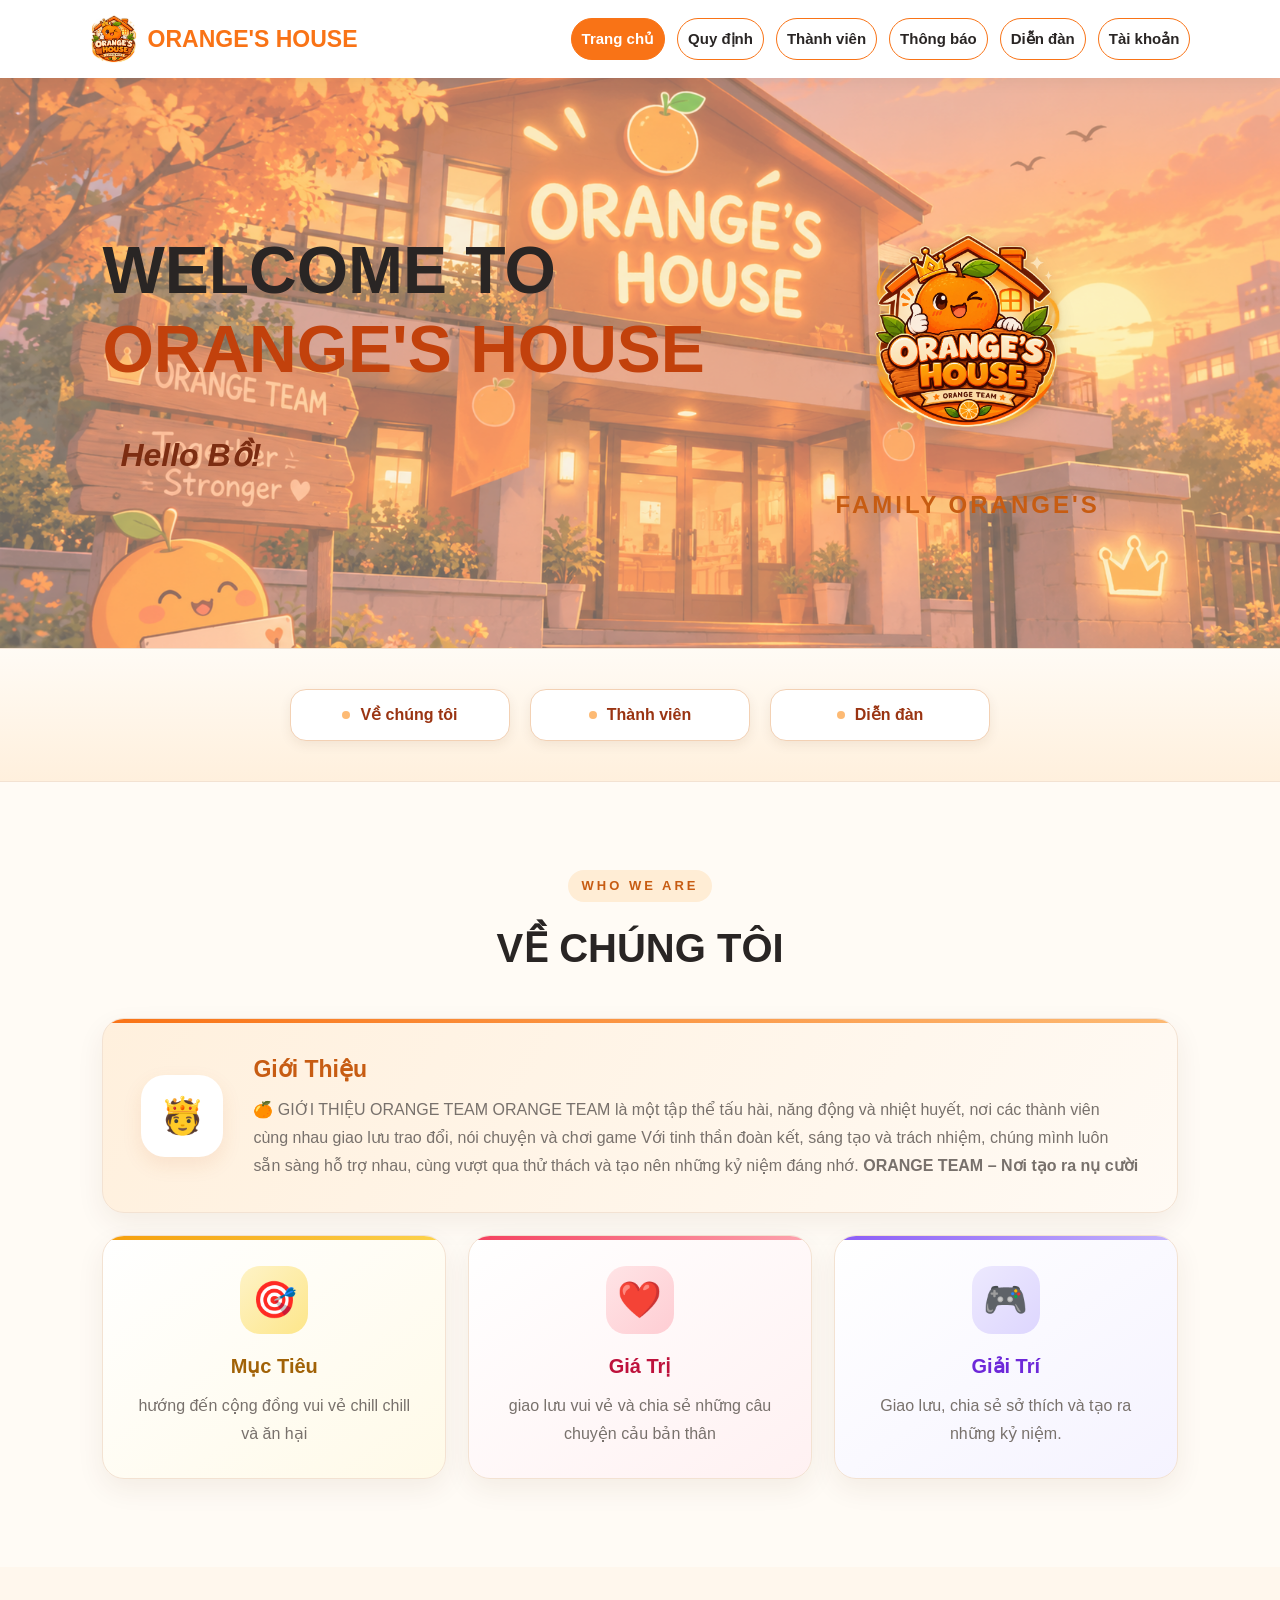
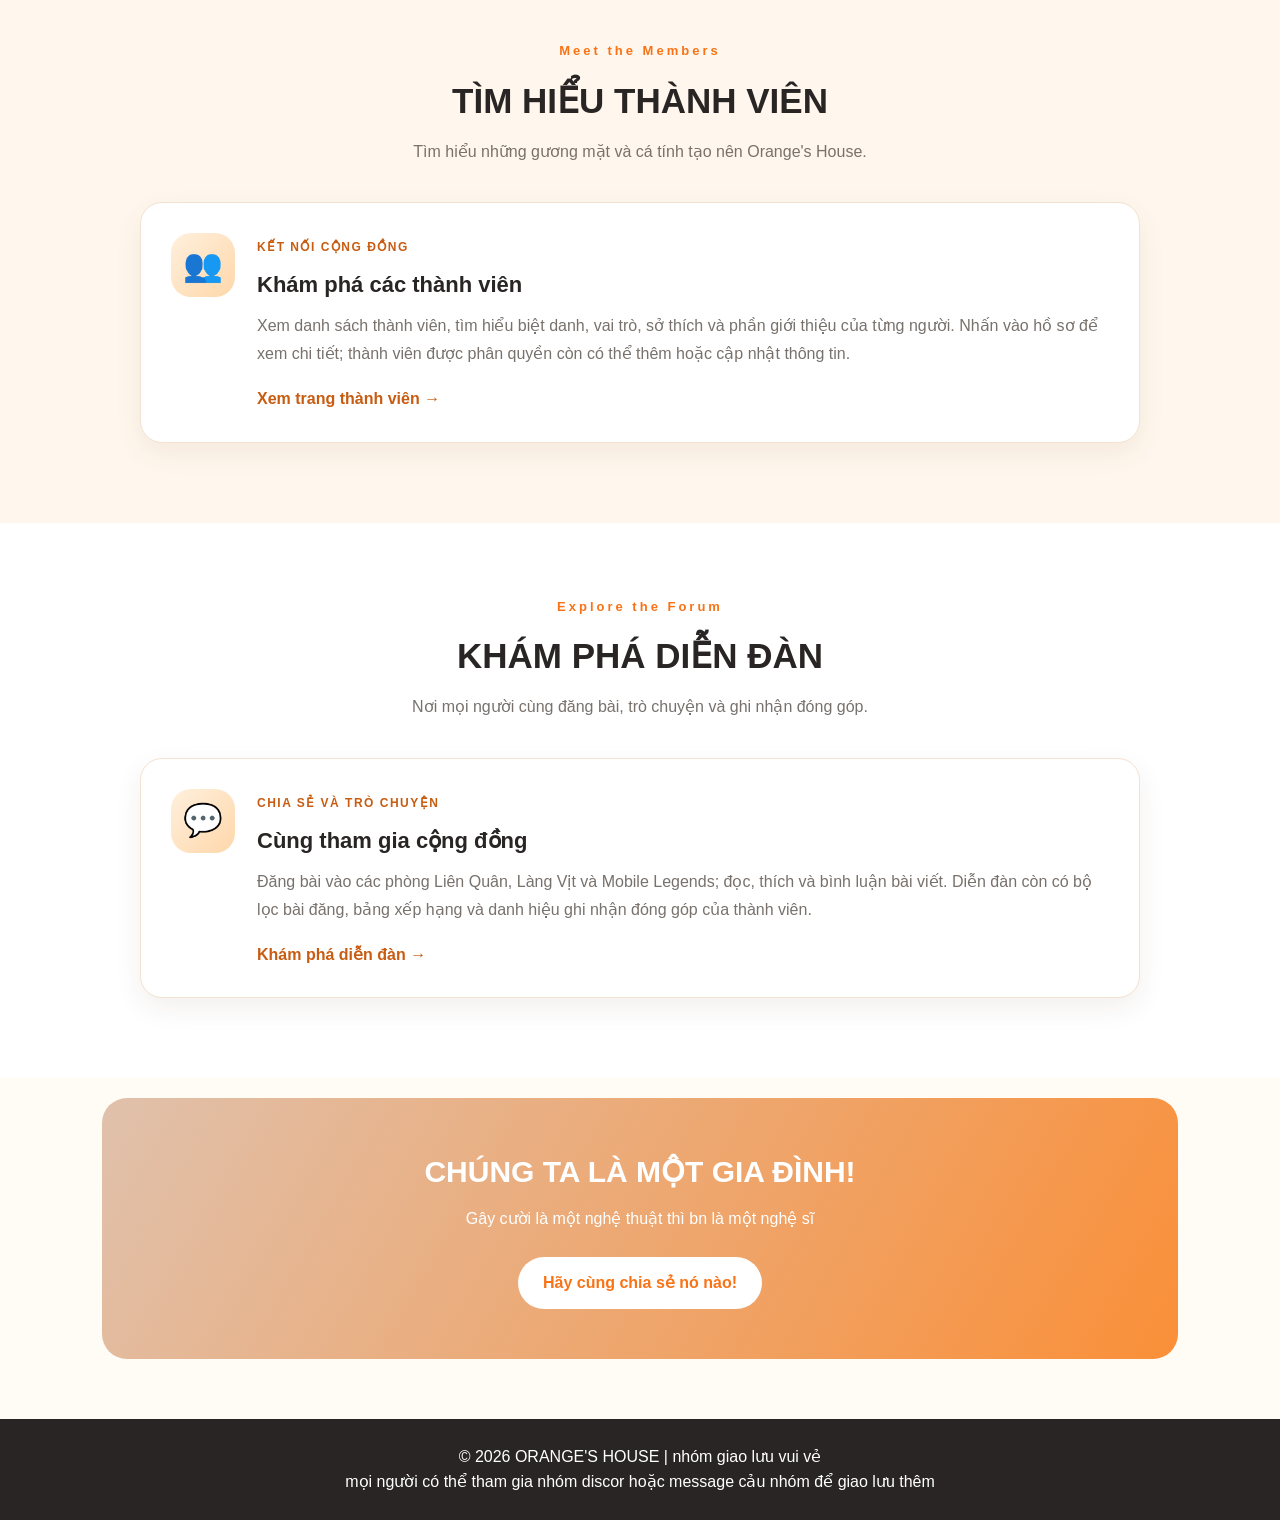
<file: dự-án-nhóm/index.html>
<!DOCTYPE html>
<html lang="vi">
<head>
    <meta charset="UTF-8">
    <meta name="viewport" content="width=device-width, initial-scale=1.0">
    <meta http-equiv="refresh" content="0; url=html/trang-chu.html">
    <title>Orange Team</title>
    <script>
        window.location.replace("html/trang-chu.html");
    </script>
</head>
<body>
    <p>Đang chuyển đến <a href="html/trang-chu.html">trang chủ Orange Team</a>...</p>
</body>
</html>
</file>
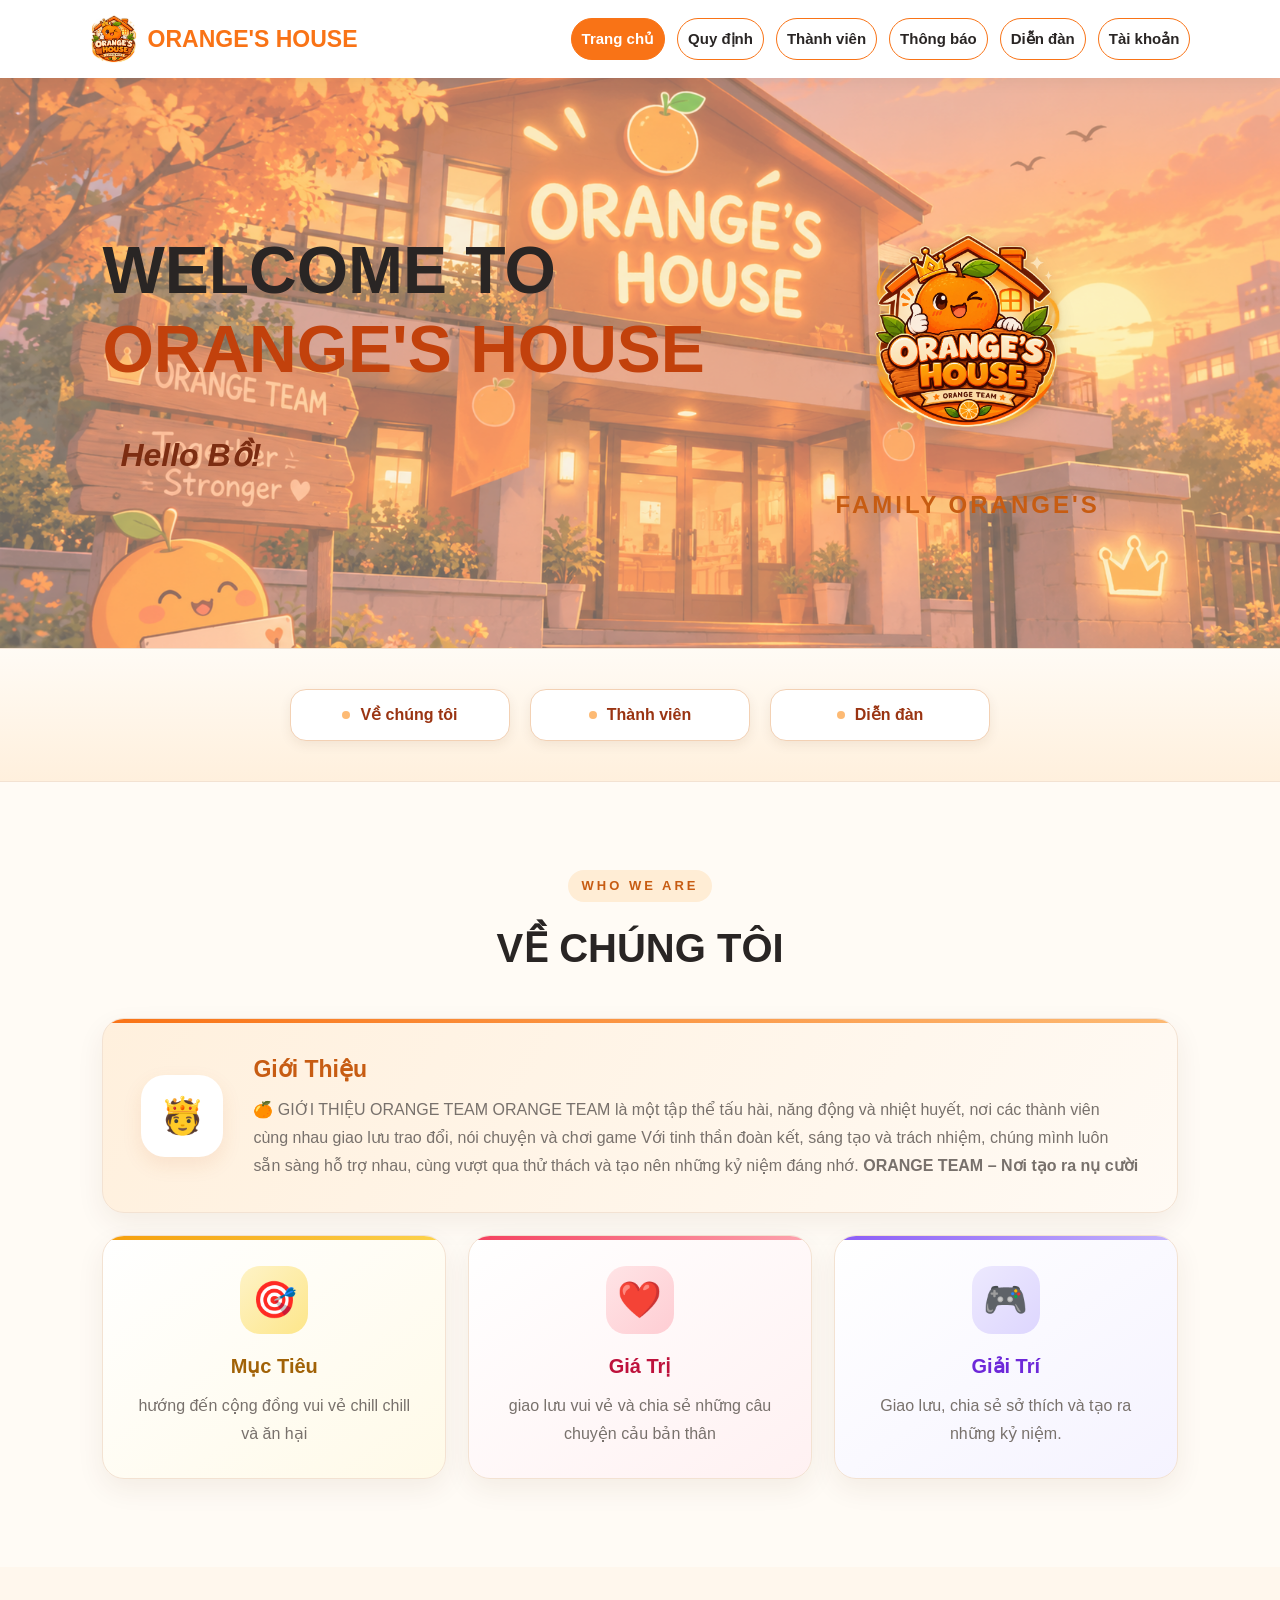
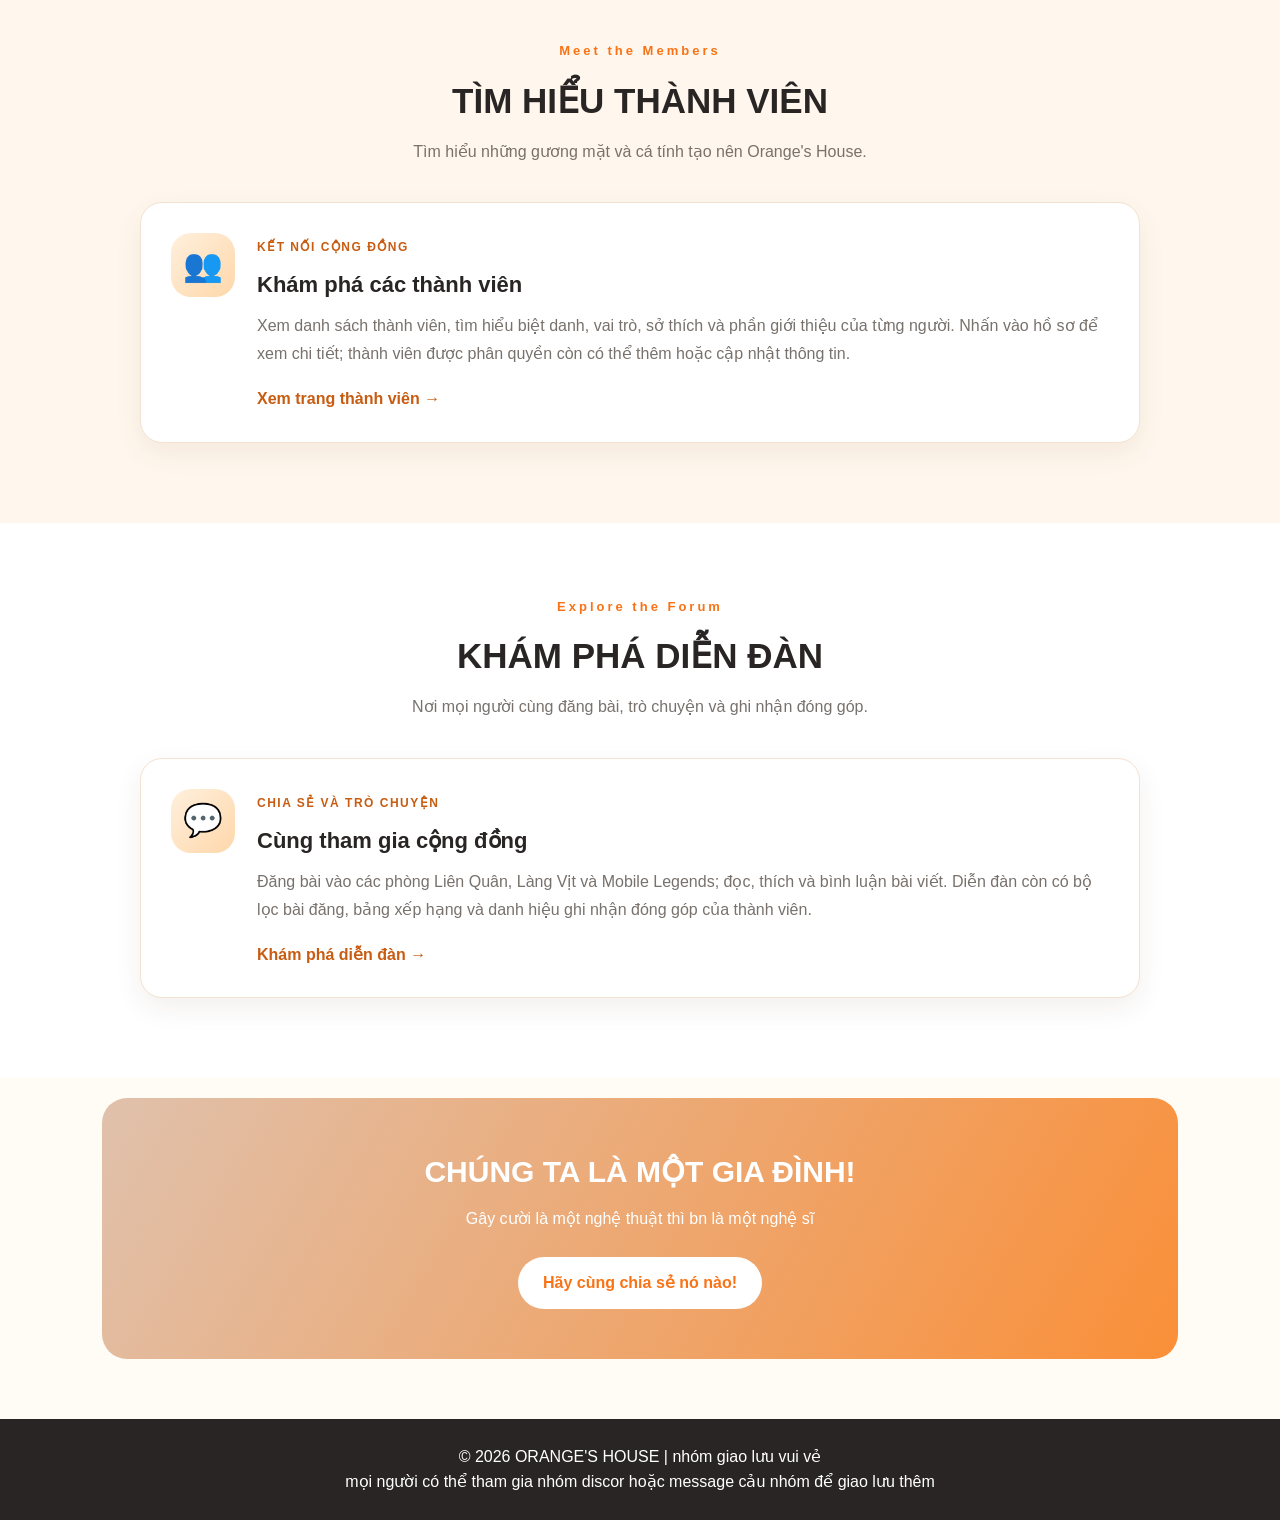
<file: dự-án-nhóm/html/index.html>
<!DOCTYPE html>
<html lang="vi">
<head>
    <meta charset="UTF-8">
    <meta name="viewport" content="width=device-width, initial-scale=1.0">
    <meta http-equiv="refresh" content="0; url=trang-chu.html">
    <title>Orange Team</title>
    <script>
        window.location.replace("trang-chu.html");
    </script>
</head>
<body>
    <p>Đang chuyển đến <a href="trang-chu.html">trang chủ Orange Team</a>...</p>
</body>
</html>
</file>
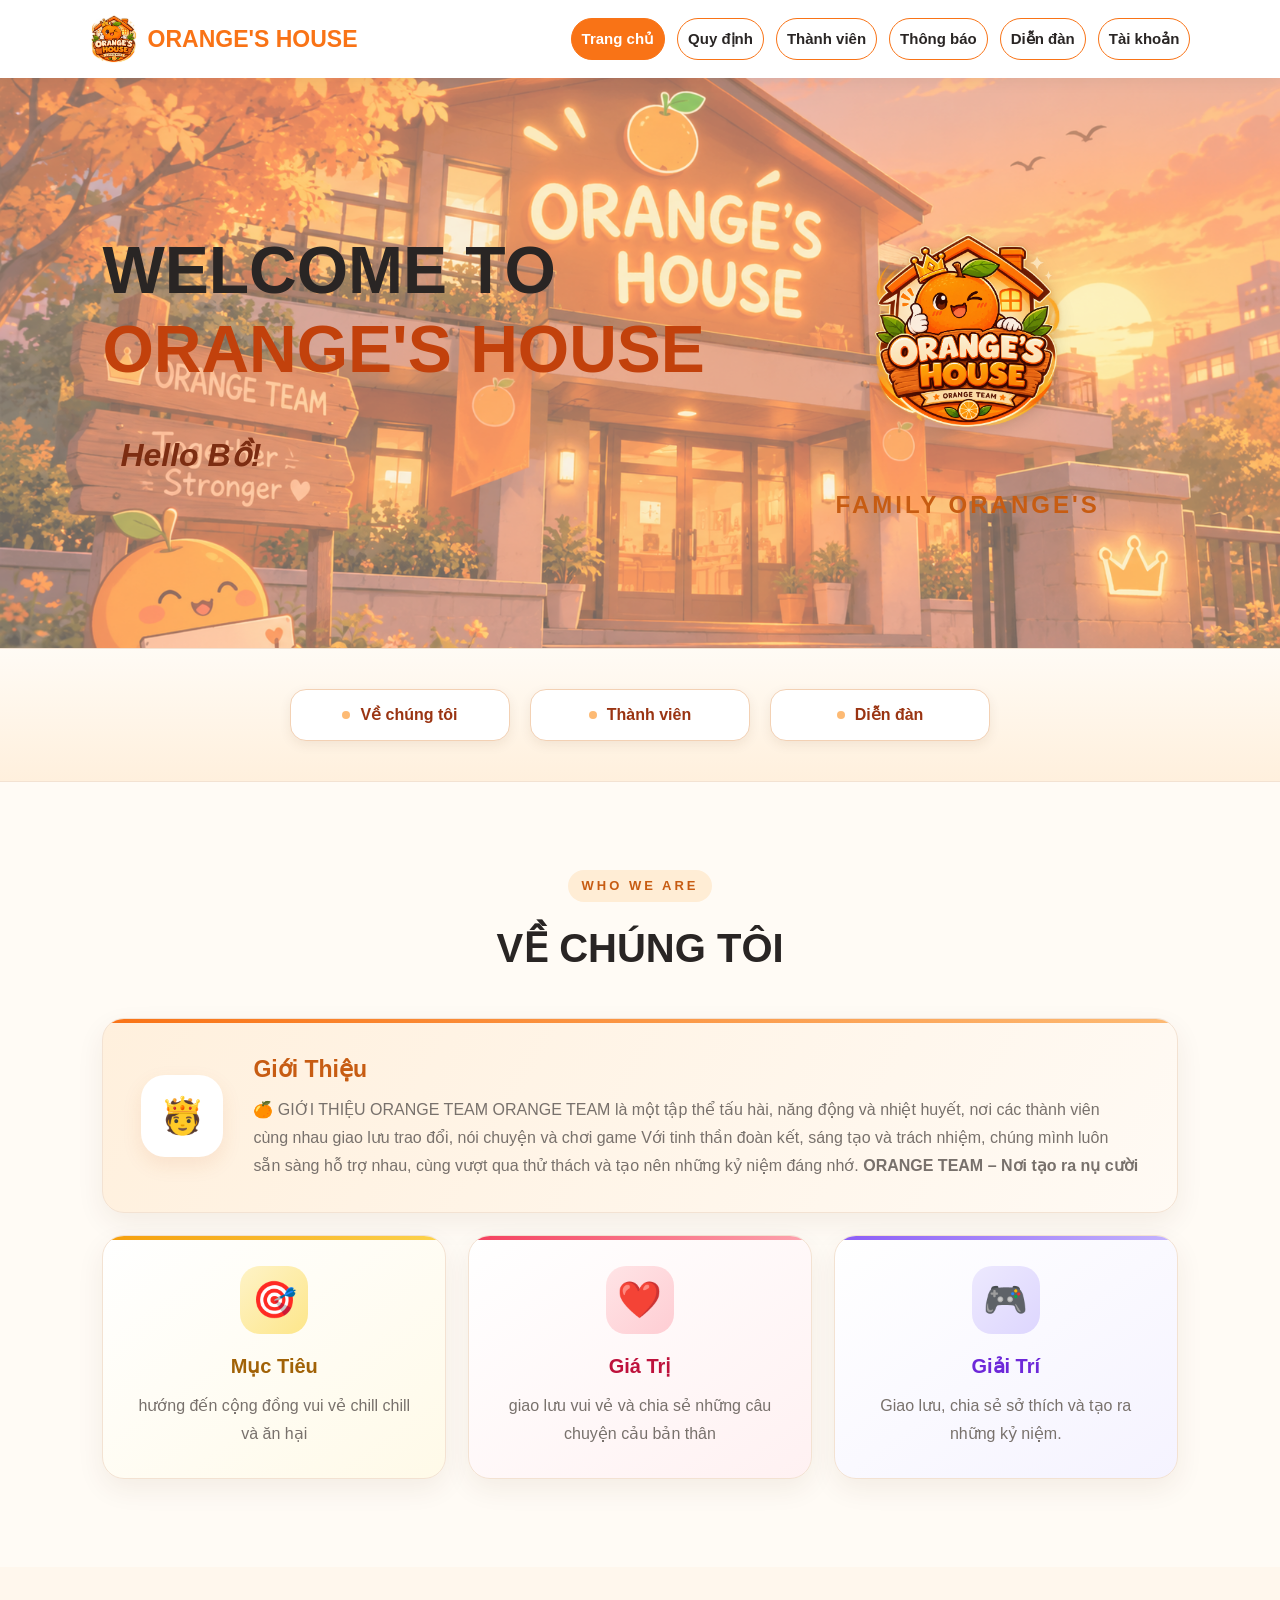
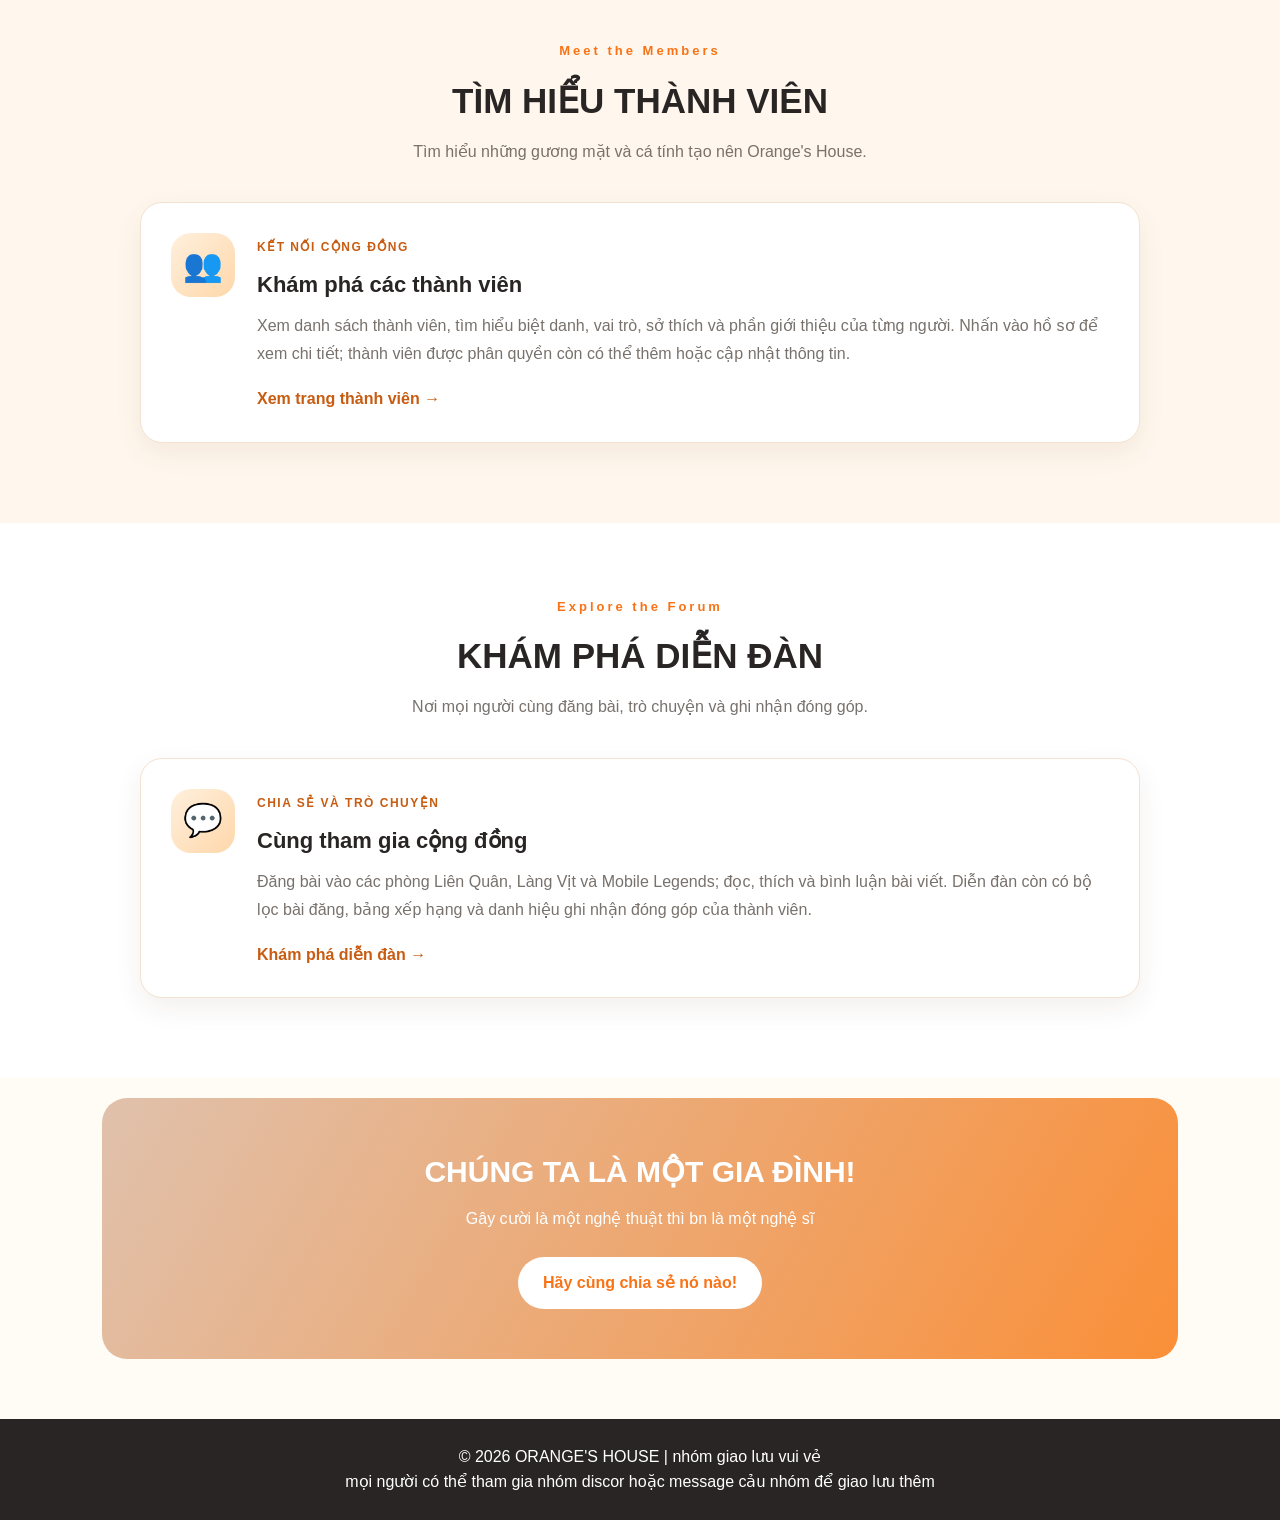
<file: dự-án-nhóm/html/trang-chu.html>
<!DOCTYPE html>
<!-- Nội dung trang được viết bằng tiếng Việt. -->
<html lang="vi">
<head>
    <!-- Khai báo mã hóa tiếng Việt, cấu hình hiển thị trên thiết bị di động và tiêu đề tab trình duyệt. -->
    <meta charset="UTF-8">
    <meta name="viewport" content="width=device-width, initial-scale=1.0">
    <title>Trang chủ - Orange Team</title>
    <!-- Nạp giao diện dùng chung trước, sau đó nạp phần định dạng riêng của trang chủ. -->
    <link rel="stylesheet" href="../css/chung.css?v=20261117-account-avatar">
    <link rel="stylesheet" href="../css/trang-chu.css?v=20261117-3">
    <!-- defer trì hoãn thực thi đến khi HTML được phân tích xong; chung.js xử lý chức năng dùng chung. -->
    <script src="../frontend/js/auth.js" defer></script>
    <script src="../js/chung.js" defer></script>
</head>
<body>

<!-- Phần đầu trang gồm logo liên kết về trang chủ và thanh điều hướng chính. -->
<header class="header">
    <!-- Logo thương hiệu; ảnh có alt để hỗ trợ trình đọc màn hình. -->
    <a href="trang-chu.html" class="logo">
        <img src="../Images/logo.png" alt="Logo Orange's House">
        <span>ORANGE'S HOUSE</span>
    </a>

    <!-- Các liên kết điều hướng; menu diễn đàn chứa thêm liên kết đến từng phòng. -->
    <nav class="navbar">
        <!-- Liên kết đến các trang chính trong website. -->
        <a class="active" href="trang-chu.html">Trang chủ</a>
        <a href="quy-dinh-nhom.html">Quy định</a>
        <a href="thanh-vien-nhom.html">Thành viên</a>
        <a href="thong-bao.html">Thông báo</a>
        <a href="dien-dan/dien-dan.html">Diễn đàn</a>
        
    </nav>
</header>


<!-- Nội dung chính của trang, gồm phần mở đầu, giới thiệu chức năng và lời mời tham gia. -->
<main>
    <!-- Phần mở đầu nổi bật: giới thiệu tên nhóm, lời chào và lối tắt đến thành viên/diễn đàn. -->
    <section class="hero">
        <!-- Nội dung chữ trong phần mở đầu. -->
        <div class="hero-content">
            <div class="hero-text">
                <!-- Tiêu đề chính; span tách tên nhóm để CSS có thể tạo màu và xuống dòng riêng. -->
                <h1>
                    WELCOME TO 
                    <span>ORANGE'S HOUSE</span>
                </h1>

                <!-- Lời chào ngắn hiển thị dưới tiêu đề chính. -->
                <h2>
                    <i>Hello Bồ!</i>
                </h2>
            </div>

            <!-- Hình logo và khẩu hiệu trang trí ở cột bên phải của hero. -->
            <div class="hero-image">
                <div class="orange-circle">
                    <img src="../Images/logo.png" alt="Logo Orange's House">
                </div>
                <div class="floating-text">FAMILY ORANGE'S</div>
            </div>
        </div>

    </section>

    <nav class="section-tabs" aria-label="Điều hướng nội dung trang chủ">
        <a href="#about-section">Về chúng tôi</a>
        <a href="#members-section">Thành viên</a>
        <a href="#forum-section">Diễn đàn</a>
    </nav>

    <!-- Giới thiệu nhóm và các giá trị chính qua những thẻ nội dung. -->
    <section class="about" id="about-section">
        <!-- Nhãn tiếng Anh và tiêu đề tiếng Việt của khu vực giới thiệu. -->
        <div class="section-title">
            <span>WHO WE ARE</span>
            <h2>VỀ CHÚNG TÔI</h2>
        </div>

        <!-- Lưới thẻ: thẻ đầu tiên giới thiệu chung; ba thẻ sau trình bày mục tiêu, giá trị và giải trí. -->
        <div class="about-cards">
            <div class="about-card">
                <div class="card-icon">🫅</div>
                <h3>giới thiệu</h3>
                <p>
                    🍊 GIỚI THIỆU ORANGE TEAM
                        ORANGE TEAM là một tập thể tấu hài, năng động và nhiệt huyết, nơi các thành viên cùng nhau giao lưu trao đổi, nói chuyện và chơi game
                        Với tinh thần đoàn kết, sáng tạo và trách nhiệm, chúng mình luôn sẵn sàng hỗ trợ nhau, cùng vượt qua thử thách và tạo nên những kỷ niệm đáng nhớ.
                        <strong>ORANGE TEAM – Nơi tạo ra nụ cười</strong>
                </p>
            </div>

            <div class="about-card about-card-goal">
                <div class="card-icon">🎯</div>
                <h3>mục tiêu</h3>
                <p>hướng đến cộng đồng vui vẻ chill chill và ăn hại</p>
            </div>

            <div class="about-card about-card-values">
                <div class="card-icon">❤️</div>
                <h3>giá trị</h3>
                <p>giao lưu vui vẻ và chia sẻ những câu chuyện cảu bản thân</p>
            </div>

            <div class="about-card about-card-entertainment">
                <div class="card-icon">🎮</div>
                <h3>Giải trí</h3>
                <p>Giao lưu, chia sẻ sở thích và tạo ra những kỷ niệm.</p>
            </div>
        </div>
    </section>

    <!-- Phần riêng giới thiệu chức năng thành viên. -->
    <section class="features" id="members-section">
        <div class="section-title">
            <span>Meet the Members</span>
            <h2>TÌM HIỂU THÀNH VIÊN</h2>
            <p>Tìm hiểu những gương mặt và cá tính tạo nên Orange's House.</p>
        </div>

        <article class="feature-card">
            <div class="feature-icon" aria-hidden="true">👥</div>
            <div class="feature-copy">
                <span class="feature-label">KẾT NỐI CỘNG ĐỒNG</span>
                <h3>Khám phá các thành viên</h3>
                <p>Xem danh sách thành viên, tìm hiểu biệt danh, vai trò, sở thích và phần giới thiệu của từng người. Nhấn vào hồ sơ để xem chi tiết; thành viên được phân quyền còn có thể thêm hoặc cập nhật thông tin.</p>
                <a class="feature-link" href="thanh-vien-nhom.html">Xem trang thành viên <span aria-hidden="true">→</span></a>
            </div>
        </article>
    </section>

    <!-- Phần riêng giới thiệu chi tiết các khu vực và hoạt động trên diễn đàn. -->
    <section class="features features-forum" id="forum-section">
        <div class="section-title">
            <span>Explore the Forum</span>
            <h2>KHÁM PHÁ DIỄN ĐÀN</h2>
            <p>Nơi mọi người cùng đăng bài, trò chuyện và ghi nhận đóng góp.</p>
        </div>

        <article class="feature-card">
            <div class="feature-icon" aria-hidden="true">💬</div>
            <div class="feature-copy">
                <span class="feature-label">CHIA SẺ VÀ TRÒ CHUYỆN</span>
                <h3>Cùng tham gia cộng đồng</h3>
                <p>Đăng bài vào các phòng Liên Quân, Làng Vịt và Mobile Legends; đọc, thích và bình luận bài viết. Diễn đàn còn có bộ lọc bài đăng, bảng xếp hạng và danh hiệu ghi nhận đóng góp của thành viên.</p>
                <a class="feature-link" href="dien-dan/dien-dan.html">Khám phá diễn đàn <span aria-hidden="true">→</span></a>
            </div>
        </article>
    </section>

    <!-- Lời kêu gọi cuối trang, khuyến khích thành viên tham gia chia sẻ trên diễn đàn. -->
    <section class="welcome">
        <h2>CHÚNG TA LÀ MỘT GIA ĐÌNH!</h2>
        <p>Gây cười là một nghệ thuật thì bn là một nghệ sĩ </p>
        <a href="dien-dan/dien-dan.html" class="btn-primary">Hãy cùng chia sẻ nó nào!</a>
    </section>
</main>

<!-- Chân trang hiển thị bản quyền và lời nhắn về các kênh liên hệ của nhóm. -->
<footer>
    <p>© 2026 ORANGE'S HOUSE | nhóm giao lưu vui vẻ</p>
    <p>mọi người có thể tham gia nhóm discor hoặc message cảu nhóm để giao lưu thêm</p>
</footer>

</body>
</html>
</file>
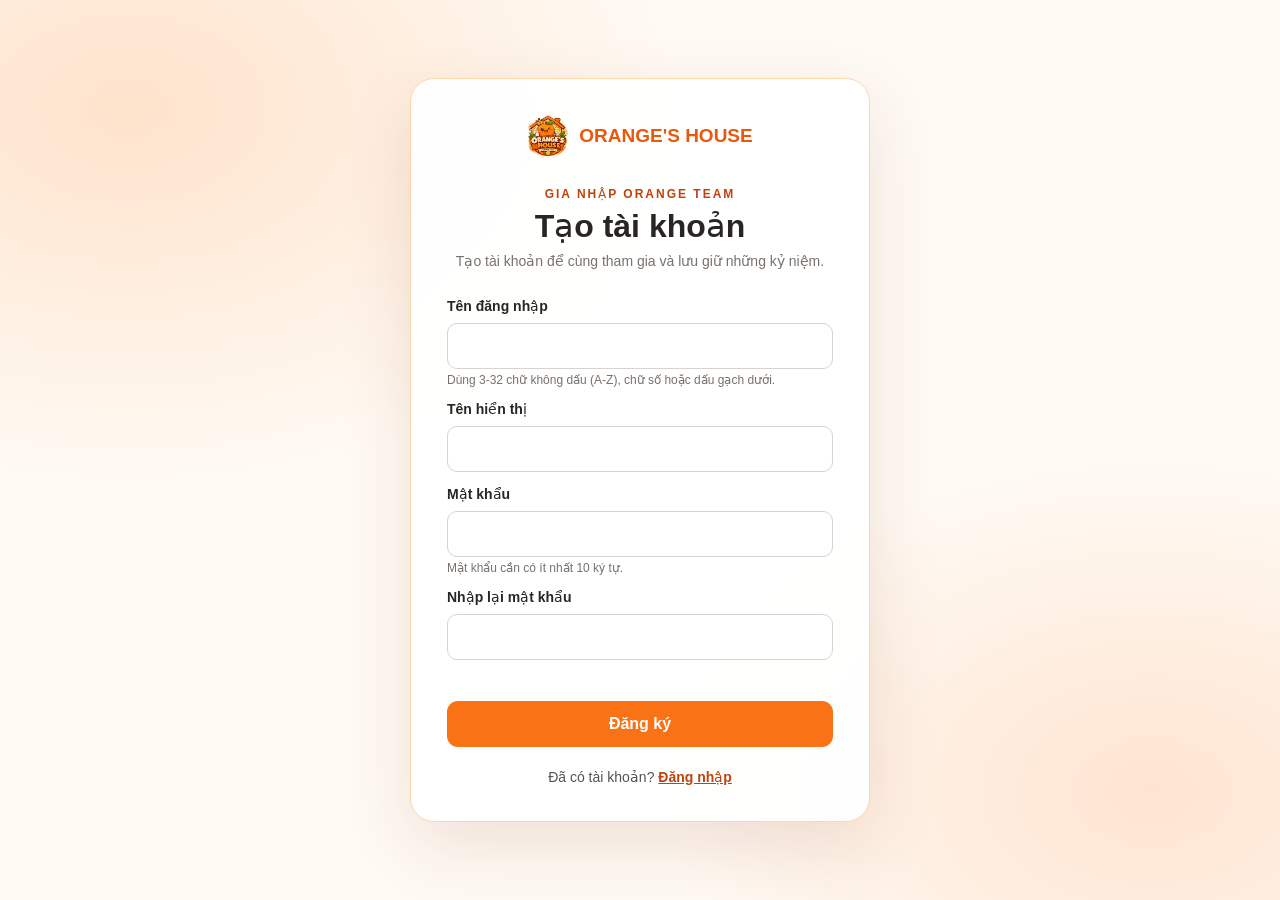
<file: dự-án-nhóm/frontend/html/dang-ky.html>
<!DOCTYPE html>
<html lang="vi">
<head>
    <meta charset="UTF-8">
    <meta name="viewport" content="width=device-width, initial-scale=1.0">
    <meta name="theme-color" content="#f97316">
    <title>Đăng ký - Orange Team</title>
    <link rel="stylesheet" href="../css/auth.css">
    <script src="../js/auth.js" defer></script>
    <script src="../js/dang-ky.js" defer></script>
</head>
<body class="auth-page">
    <main class="auth-layout">
        <section class="auth-card" aria-labelledby="page-title">
            <a class="auth-brand" href="/" aria-label="Orange Team">
                <img src="../../Images/logo.png" alt="">
                <span>ORANGE'S HOUSE</span>
            </a>
            <p class="auth-eyebrow">GIA NHẬP ORANGE TEAM</p>
            <h1 id="page-title">Tạo tài khoản</h1>
            <p class="auth-intro">Tạo tài khoản để cùng tham gia và lưu giữ những kỷ niệm.</p>

            <form id="register-form" class="auth-form">
                <label for="username">Tên đăng nhập</label>
                <input id="username" name="username" type="text" autocomplete="username"
                    minlength="3" maxlength="32" pattern="[A-Za-z0-9_]+" required
                    aria-describedby="username-hint"
                    title="Chỉ dùng chữ không dấu, chữ số và dấu gạch dưới.">
                <small id="username-hint" class="auth-hint">
                    Dùng 3-32 chữ không dấu (A-Z), chữ số hoặc dấu gạch dưới.
                </small>

                <label for="display-name">Tên hiển thị</label>
                <input id="display-name" name="display_name" type="text" autocomplete="name" maxlength="60">

                <label for="password">Mật khẩu</label>
                <input id="password" name="password" type="password" autocomplete="new-password"
                    minlength="10" maxlength="128" required>
                <small class="auth-hint">Mật khẩu cần có ít nhất 10 ký tự.</small>

                <label for="password-confirmation">Nhập lại mật khẩu</label>
                <input id="password-confirmation" name="password_confirmation" type="password"
                    autocomplete="new-password" minlength="10" maxlength="128" required>

                <p id="form-message" class="auth-message" role="status" aria-live="polite"></p>
                <button class="auth-submit" type="submit">Đăng ký</button>
            </form>

            <p class="auth-switch">Đã có tài khoản?
                <a data-auth-destination="dang-nhap" href="/frontend/html/dang-nhap.html">Đăng nhập</a>
            </p>
        </section>
    </main>
</body>
</html>
</file>
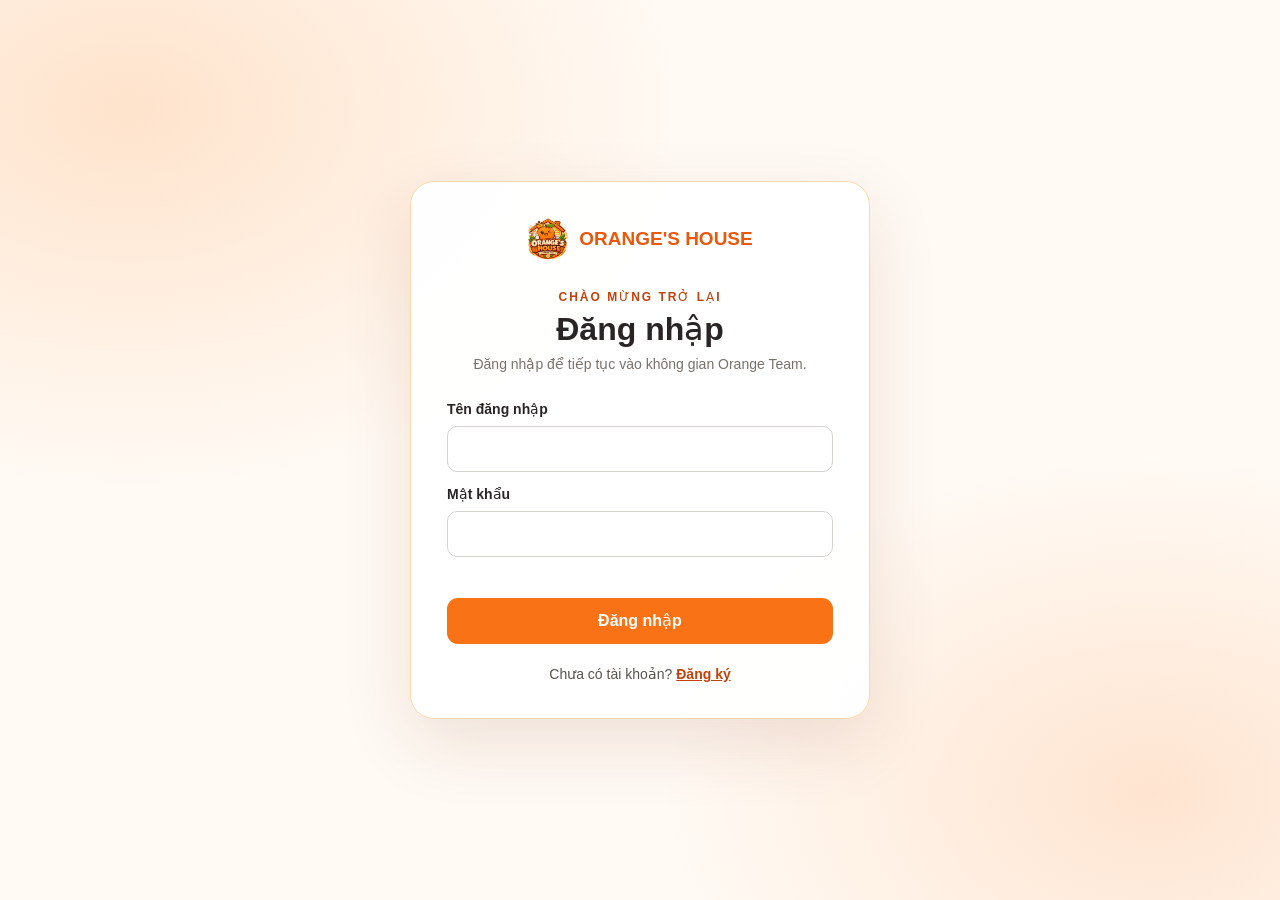
<file: dự-án-nhóm/frontend/html/dang-nhap.html>
<!DOCTYPE html>
<html lang="vi">
<head>
    <meta charset="UTF-8">
    <meta name="viewport" content="width=device-width, initial-scale=1.0">
    <meta name="theme-color" content="#f97316">
    <title>Đăng nhập - Orange Team</title>
    <link rel="stylesheet" href="../css/auth.css">
    <script src="../js/auth.js" defer></script>
    <script src="../js/dang-nhap.js" defer></script>
</head>
<body class="auth-page">
    <main class="auth-layout">
        <section class="auth-card" aria-labelledby="page-title">
            <a class="auth-brand" href="/" aria-label="Orange Team">
                <img src="../../Images/logo.png" alt="">
                <span>ORANGE'S HOUSE</span>
            </a>
            <p class="auth-eyebrow">CHÀO MỪNG TRỞ LẠI</p>
            <h1 id="page-title">Đăng nhập</h1>
            <p class="auth-intro">Đăng nhập để tiếp tục vào không gian Orange Team.</p>

            <form id="login-form" class="auth-form">
                <label for="username">Tên đăng nhập</label>
                <input id="username" name="username" type="text" autocomplete="username"
                    minlength="3" maxlength="32" required>

                <label for="password">Mật khẩu</label>
                <input id="password" name="password" type="password" autocomplete="current-password"
                    maxlength="128" required>

                <p id="form-message" class="auth-message" role="status" aria-live="polite"></p>
                <button class="auth-submit" type="submit">Đăng nhập</button>
            </form>

            <p class="auth-switch">Chưa có tài khoản?
                <a data-auth-destination="dang-ky" href="/frontend/html/dang-ky.html">Đăng ký</a>
            </p>
        </section>
    </main>
</body>
</html>
</file>
<file: dự-án-nhóm/css/chung.css>
/* Xóa khoảng cách mặc định và tính kích thước phần tử bao gồm cả padding, border. */
* {
    margin: 0;
    padding: 0;
    box-sizing: border-box;
}

/* Các màu dùng chung toàn website để giao diện thống nhất và dễ chỉnh sửa. */
:root {
    --cam: #F97316;
    --cam-sang: #FB923C;
    --cam-nhat: #FFF0DD;
    --nen: #FFFBF5;
    --chu: #292524;
    --trang: #FFFFFF;
}

/* Thiết lập kiểu chữ, màu nền, màu chữ và khoảng cách dòng mặc định cho toàn trang. */
body {
    font-family: Arial, sans-serif;
    background: var(--nen);
    color: var(--chu);
    line-height: 1.6;
}

/* Liên kết kế thừa màu chữ và không gạch chân; trạng thái tương tác được định dạng riêng bên dưới. */
a {
    text-decoration: none;
    color: inherit;
}

/* Thanh đầu trang: giữ logo và điều hướng trên cùng một hàng, cố định khi cuộn. */
.header {
    width: 100%;
    min-height: 75px;
    background: white;
    display: flex;
    justify-content: space-between;
    align-items: center;
    padding: 15px 7%;
    box-shadow: 0 3px 15px rgba(0,0,0,0.06);
    position: sticky;
    top: 0;
    z-index: 100;
}

/* Kiểu chữ và màu nhận diện của logo. */
.logo {
    display: flex;
    align-items: center;
    gap: 10px;
    font-size: 23px;
    font-weight: bold;
    color: var(--cam);
}

/* Giữ ảnh logo vừa với chiều cao thanh đầu trang và không làm méo tỷ lệ. */
.logo img {
    display: block;
    max-height: 48px;
    width: auto;
}

/* Sắp xếp các mục điều hướng thành hàng ngang, căn giữa theo chiều dọc. */
.navbar {
    display: flex;
    align-items: center;
    gap: 12px;
}

.mobile-nav-menu {
    display: none;
}

/* Hiển thị các mục điều hướng cấp đầu như những nút riêng biệt. */
.navbar > a,
.navbar > button.account-link,
.menu-dien-dan > a {
    display: inline-flex;
    align-items: center;
    justify-content: center;
    min-height: 42px;
    padding: 8px 10px;
    border: 1px solid var(--cam);
    border-radius: 30px;
    background: white;
    color: var(--chu);
    font-size: 15px;
    font-weight: bold;
    white-space: nowrap;
    transition: 0.3s;
}

/* Tô nổi bật nút đang được rê chuột hoặc tương ứng với trang hiện tại. */
.navbar > a:hover,
.navbar > button.account-link:hover,
.menu-dien-dan > a:hover,
.navbar > a.active,
.menu-dien-dan > a.active {
    border-color: var(--cam);
    background: var(--cam);
    color: white;
}

.navbar > a:focus-visible,
.navbar > button.account-link:focus-visible,
.menu-dien-dan > a:focus-visible {
    outline: 3px solid var(--cam-sang);
    outline-offset: 3px;
}

.navbar > button.account-link {
    font-family: inherit;
    cursor: pointer;
}

.account-panel {
    position: absolute;
    top: calc(100% + 10px);
    right: 7%;
    z-index: 220;
    width: min(360px, calc(100vw - 32px));
    padding: 20px;
    border: 1px solid #57534E;
    border-radius: 18px;
    background: #292524;
    color: #FFF7ED;
    box-shadow: 0 16px 40px rgba(41, 37, 36, 0.3);
}

.account-panel[hidden] {
    display: none;
}

.account-panel-header {
    display: flex;
    align-items: center;
    justify-content: space-between;
    gap: 12px;
    margin-bottom: 16px;
}

.account-panel-header h2 {
    margin: 0;
    font-size: 17px;
}

.account-panel-close {
    display: grid;
    width: 32px;
    height: 32px;
    flex: 0 0 32px;
    place-items: center;
    border: 0;
    border-radius: 50%;
    background: #44403C;
    color: #FFF7ED;
    cursor: pointer;
    font: inherit;
    font-size: 23px;
    line-height: 1;
}

.account-panel-user {
    display: flex;
    align-items: center;
    gap: 13px;
}

.account-panel-avatar {
    position: relative;
    display: grid;
    width: 48px;
    height: 48px;
    flex: 0 0 48px;
    place-items: center;
    border: 2px solid #FDBA74;
    border-radius: 50%;
    background: #FFF0DD;
    overflow: hidden;
    font-size: 25px;
}

.account-panel-avatar-fallback,
.account-panel-avatar-image {
    position: absolute;
    inset: 0;
    width: 100%;
    height: 100%;
}

.account-panel-avatar-fallback {
    display: grid;
    place-items: center;
}

.account-panel-avatar-image {
    object-fit: cover;
}

.account-panel-identity {
    display: grid;
    flex: 1;
    min-width: 0;
    gap: 2px;
}

.account-panel-avatar-upload {
    flex: 0 0 auto;
    padding: 6px 8px;
    border: 1px solid #57534E;
    border-radius: 8px;
    background: transparent;
    color: #FDBA74;
    cursor: pointer;
    font: inherit;
    font-size: 12px;
    font-weight: bold;
}

.account-panel-avatar-upload:hover {
    background: #44403C;
    color: white;
}

.account-panel-avatar-upload:disabled {
    cursor: wait;
    opacity: 0.65;
}

.account-panel-display-name,
.account-panel-username {
    overflow: hidden;
    text-overflow: ellipsis;
    white-space: nowrap;
}

.account-panel-display-name {
    color: white;
    font-size: 16px;
}

.account-panel-username {
    color: #D6D3D1;
    font-size: 13px;
}

.account-panel-role {
    margin: 15px 0;
    padding: 10px 12px;
    border-radius: 10px;
    background: #44403C;
    color: #FED7AA;
    font-size: 14px;
}

.account-panel-status {
    margin: 0 0 8px;
    color: #FDBA74;
    font-size: 13px;
}

.account-panel-action {
    display: flex;
    align-items: center;
    justify-content: center;
    min-height: 42px;
    padding: 9px 14px;
    border: 1px solid #FB923C;
    border-radius: 11px;
    background: #F97316;
    color: white;
    font-weight: bold;
    text-align: center;
    transition: background 0.2s, border-color 0.2s;
}

.account-panel-action:hover {
    border-color: #FDBA74;
    background: #EA580C;
}

.account-panel-logout {
    display: flex;
    align-items: center;
    justify-content: center;
    width: 100%;
    min-height: 42px;
    margin-top: 10px;
    padding: 9px 14px;
    border: 0;
    border-top: 1px solid #57534E;
    border-radius: 0;
    background: transparent;
    color: #FDBA74;
    cursor: pointer;
    font: inherit;
    font-weight: bold;
    transition: background 0.2s, color 0.2s;
}

.account-panel-logout:hover {
    background: #44403C;
    color: white;
}

.account-panel-logout:disabled {
    cursor: wait;
    opacity: 0.65;
}

.account-panel-close:focus-visible,
.account-panel-action:focus-visible,
.account-panel-avatar-upload:focus-visible,
.account-panel-logout:focus-visible {
    outline: 3px solid #FDBA74;
    outline-offset: 3px;
}

/* Tạo mốc định vị để menu con được đặt ngay bên dưới mục Diễn đàn. */
.menu-dien-dan {
    position: relative;
}

/* Menu con mặc định ẩn; định vị tuyệt đối, tạo nền trắng, bo góc và đổ bóng. */
.menu-con {
    display: none;
    position: absolute;
    top: 100%;
    left: 0;
    padding-top: 15px;
    min-width: 180px;
    background: white;
    border-radius: 10px;
    box-shadow: 0 5px 20px rgba(0,0,0,0.12);
    overflow: hidden;
}

/* Hiện danh sách phòng khi người dùng rê chuột lên khu vực menu diễn đàn. */
.menu-dien-dan:hover .menu-con {
    display: block;
}

/* Mỗi lựa chọn trong menu con chiếm một dòng và có vùng bấm rộng. */
.menu-con a {
    display: block;
    padding: 12px 15px;
    transition: 0.3s;
}

/* Đổi nền và màu chữ để báo mục menu con đang được trỏ chuột. */
.menu-con a:hover {
    background: var(--cam-nhat);
    color: var(--cam);
}

/* Kiểu nút chính dùng cho lời kêu gọi hành động trên các trang. */
.btn-primary {
    display: inline-block;
    background: var(--cam);
    color: white;
    padding: 13px 25px;
    border-radius: 30px;
    font-weight: bold;
    transition: 0.3s;
}

/* Hiệu ứng khi rê chuột: đổi màu, nâng nút lên và thêm bóng. */
.btn-primary:hover {
    background: #EA580C;
    transform: translateY(-4px);
    box-shadow: 0 8px 20px rgba(249,115,22,0.3);
}

/* Giới hạn chiều rộng và tạo khoảng đệm cho nội dung các trang nội bộ. */
.page-container {
    max-width: 1100px;
    margin: auto;
    padding: 60px 25px;
}

/* Căn giữa khối tiêu đề trang và tạo khoảng cách với nội dung bên dưới. */
.page-title {
    text-align: center;
    margin-bottom: 45px;
}

/* Định dạng nhãn nhỏ phía trên tiêu đề chính của trang. */
.page-title span {
    color: var(--cam);
    font-weight: bold;
    letter-spacing: 3px;
    font-size: 13px;
}

/* Kích thước và khoảng cách của tiêu đề chính trang nội bộ. */
.page-title h1 {
    font-size: 36px;
    margin: 10px 0;
}

/* Dùng màu chữ phụ cho phần mô tả dưới tiêu đề. */
.page-title p {
    color: #78716C;
}

.content-toolbar {
    display: flex;
    align-items: center;
    justify-content: space-between;
    gap: 16px;
    margin: -20px 0 24px;
}

.content-status {
    margin: 0;
    color: #B45309;
    font-size: 14px;
}

.permission-error,
.notification-status.permission-error {
    display: inline-flex;
    align-items: center;
    gap: 8px;
    width: fit-content;
    max-width: 100%;
    padding: 10px 14px;
    border: 1px solid #FDA4AF;
    border-left: 5px solid #E11D48;
    border-radius: 12px;
    background: #FFF1F2;
    color: #9F1239 !important;
    font-size: 14px;
    font-weight: 700;
    box-shadow: 0 4px 14px rgba(190, 18, 60, 0.12);
}

.permission-error::before {
    content: "⚠";
    flex: 0 0 auto;
    font-size: 18px;
}

.manage-button {
    display: inline-flex;
    align-items: center;
    justify-content: center;
    min-height: 44px;
    margin-left: auto;
    padding: 10px 18px;
    border: 0;
    border-radius: 12px;
    background: var(--cam);
    color: white;
    cursor: pointer;
    font: inherit;
    font-weight: bold;
    transition: background 0.2s, transform 0.2s;
}

.manage-button:hover {
    transform: translateY(-1px);
    background: #EA580C;
}

.manage-button:disabled {
    cursor: not-allowed;
    opacity: 0.6;
}

.editor-dialog {
    width: min(560px, calc(100% - 32px));
    max-height: min(90vh, 760px);
    margin: auto;
    padding: 26px;
    overflow-y: auto;
    border: 0;
    border-radius: 20px;
    color: var(--chu);
    box-shadow: 0 20px 70px rgba(0, 0, 0, 0.25);
}

.editor-dialog::backdrop {
    background: rgba(41, 37, 36, 0.58);
    backdrop-filter: blur(3px);
}

.editor-dialog-header {
    display: flex;
    align-items: center;
    justify-content: space-between;
    gap: 16px;
    margin-bottom: 20px;
}

.editor-dialog-header h2 {
    margin: 0;
    color: var(--cam);
    font-size: 23px;
}

.editor-close-button {
    display: grid;
    width: 40px;
    height: 40px;
    flex: 0 0 40px;
    place-items: center;
    border: 0;
    border-radius: 50%;
    background: var(--cam-nhat);
    color: #C75C12;
    cursor: pointer;
    font-size: 26px;
    line-height: 1;
}

.editor-form {
    display: grid;
    gap: 10px;
}

.editor-form label {
    color: var(--chu);
    font-weight: bold;
}

.editor-form input,
.editor-form textarea {
    width: 100%;
    min-width: 0;
    padding: 12px 14px;
    border: 1px solid #E7E5E4;
    border-radius: 12px;
    color: var(--chu);
    font: inherit;
}

.editor-form textarea {
    min-height: 100px;
    resize: vertical;
}

.editor-form input:focus,
.editor-form textarea:focus {
    border-color: var(--cam);
    outline: 2px solid rgba(249, 115, 22, 0.15);
}

.editor-form-message {
    min-height: 1.4em;
    margin: 0;
    color: #B45309;
    font-size: 13px;
}

.editor-form-actions {
    display: flex;
    justify-content: flex-end;
    gap: 10px;
    margin-top: 4px;
}

.editor-cancel-button {
    min-height: 44px;
    padding: 10px 18px;
    border: 1px solid #E7E5E4;
    border-radius: 12px;
    background: white;
    color: var(--chu);
    cursor: pointer;
    font: inherit;
    font-weight: bold;
}

.entry-actions {
    display: flex;
    flex-shrink: 0;
    gap: 8px;
}

.entry-action-button {
    min-height: 36px;
    padding: 7px 12px;
    border: 1px solid #FDBA74;
    border-radius: 10px;
    background: #FFF7ED;
    color: #C75C12;
    cursor: pointer;
    font: inherit;
    font-size: 13px;
    font-weight: bold;
    transition: background 0.2s, border-color 0.2s;
}

.entry-action-button:hover {
    background: #FFEDD5;
}

.entry-action-button:disabled {
    cursor: not-allowed;
    opacity: 0.6;
}

/* Chân trang chung: căn giữa nội dung, nền tối và chữ sáng. */
footer {
    width: 100%;
    text-align: center;
    padding: 25px;
    background: #292524;
    color: white;
    margin-top: 50px;
}

/* Điều chỉnh bố cục chung cho màn hình hẹp như điện thoại và máy tính bảng. */
@media (max-width: 768px) {
    /* Xếp logo và thanh điều hướng thành hai hàng để tránh tràn chiều ngang. */
    .header {
        flex-direction: column;
        gap: 15px;
        padding: 15px;
    }

    /* Cho phép các liên kết điều hướng xuống dòng và căn giữa trên màn hình nhỏ. */
    .navbar {
        display: none;
    }

    .mobile-nav-menu {
        display: block;
        position: relative;
        width: 100%;
        max-width: 360px;
    }

    .mobile-nav-trigger {
        display: flex;
        align-items: center;
        justify-content: center;
        position: relative;
        min-height: 48px;
        padding: 10px 40px;
        border: 2px solid #FDBA74;
        border-radius: 16px;
        background: linear-gradient(135deg, #FFF7ED, white);
        color: #C75C12;
        font: inherit;
        font-weight: bold;
        text-align: center;
        box-shadow: 0 6px 16px rgba(249, 115, 22, 0.12);
        transition: border-color 0.2s, box-shadow 0.2s;
        cursor: pointer;
        list-style: none;
    }

    .mobile-nav-trigger::-webkit-details-marker {
        display: none;
    }

    .mobile-nav-menu[open] .mobile-nav-trigger,
    .mobile-nav-trigger:hover {
        border-color: var(--cam);
        box-shadow: 0 8px 20px rgba(249, 115, 22, 0.18);
    }

    .mobile-nav-trigger:focus-visible,
    .mobile-nav-options a:focus-visible,
    .mobile-nav-options button:focus-visible {
        outline: 3px solid var(--cam-sang);
        outline-offset: 3px;
    }

    .mobile-nav-arrow {
        position: absolute;
        right: 16px;
        transition: transform 0.2s;
    }

    .mobile-nav-menu[open] .mobile-nav-arrow {
        transform: rotate(180deg);
    }

    .mobile-nav-options {
        position: absolute;
        top: calc(100% + 8px);
        left: 0;
        right: 0;
        z-index: 200;
        display: grid;
        gap: 6px;
        padding: 8px;
        border: 1px solid #FDBA74;
        border-radius: 16px;
        background: white;
        box-shadow: 0 12px 28px rgba(41, 37, 36, 0.16);
    }

    .mobile-nav-options a,
    .mobile-nav-options button {
        display: flex;
        align-items: center;
        justify-content: center;
        min-height: 44px;
        padding: 9px 14px;
        border-radius: 12px;
        font: inherit;
        color: var(--chu);
        background: white;
        border: 0;
        font-weight: bold;
        text-align: center;
        transition: background 0.2s, color 0.2s;
        cursor: pointer;
    }

    .mobile-nav-options a:hover,
    .mobile-nav-options a.active,
    .mobile-nav-options button:hover {
        background: var(--cam-nhat);
        color: #C75C12;
    }

    .account-panel {
        right: 0;
    }

    /* Thu nhỏ tiêu đề trang trên thiết bị di động. */
    .page-title h1 {
        font-size: 27px;
    }

    .content-toolbar {
        align-items: flex-start;
        flex-direction: column;
        margin-top: -24px;
    }

    .content-toolbar .manage-button {
        align-self: flex-end;
    }

    .editor-dialog {
        padding: 20px;
    }

    .editor-form-actions {
        display: grid;
        grid-template-columns: 1fr 1fr;
    }

    .editor-form-actions button {
        width: 100%;
    }

    /* Căn menu con về phía phải để menu không bị tràn ra ngoài màn hình. */
    .menu-con {
        left: auto;
        right: 0;
    }
}
</file>
<file: dự-án-nhóm/css/trang-chu.css>
html {
    scroll-behavior: smooth;
}

/* Phần hero: bố cục mở đầu trang chủ, gồm chữ giới thiệu và hình minh họa ở hai bên. */
.hero {
    position: relative;
    min-height: 570px;
    padding: 70px 8%;
    display: flex;
    align-items: center;
    justify-content: space-between;
    gap: 40px;
    overflow: hidden;
    background: #FFF7ED;
}

.hero::before {
    content: "";
    position: absolute;
    inset: 0;
    background: url("../Images/home.png") center/cover no-repeat;
    opacity: 0.6;
    pointer-events: none;
}

/* Đưa nội dung hero lên trên ảnh nền để chữ và nút luôn rõ, dễ tương tác. */
.hero > * {
    position: relative;
    z-index: 1;
}

/* Khung nội dung hero: căn giữa và chia thành 2 cột. */
.hero-content {
    width: 100%;
    max-width: 1200px;
    display: flex;
    align-items: center;
    justify-content: space-between;
    gap: 40px;
    animation: hienLen 1s ease;
}

/* Khối chứa phần văn bản bên trái. */
.hero-text {
    flex: 1;
    min-width: 0;
}

/* Nhãn nhỏ, dùng cho tên chủ đề hoặc tag. */
.tag {
    color: var(--cam);
    font-weight: bold;
    letter-spacing: 3px;
    font-size: 13px;
}

/* Tiêu đề chính trong hero; clamp giữ cỡ chữ trong khoảng 35px đến 55px tùy màn hình. */
.hero h1 {
    font-size: clamp(42px, 5.5vw, 66px);
    line-height: 1.2;
    margin: 20px 0;
    color: #292524;
}

/* Tách chữ "ORANGE'S HOUSE" thành dòng mới và tô màu cam. */
.hero h1 span {
    display: block;
    color: #C2410C;
}

/* Khối lời chào màu nâu cam, nổi bật dưới tiêu đề. */
.hero h2 {
    display: inline-block;
    margin: 12px 0 26px;
    padding: 8px 18px;
    border-radius: 12px;
    font-size: clamp(24px, 3vw, 32px);
    color: #7C2D12;
}

/* Định dạng đoạn mô tả phụ trong hero nếu trang có thêm nội dung này. */
.hero-content p {
    color: #78716C;
    font-size: 17px;
    margin-bottom: 30px;
}

/* Phần hình minh họa bên phải hero. */
.hero-image {
    display: flex;
    align-items: center;
    justify-content: center;
    flex-direction: column;
    margin-left: auto;
    width: min(100%, 420px);
    flex-shrink: 0;
}

/* Vòng tròn chứa logo, có màu cam và chuyển động nhẹ. */
.orange-circle {
    width: 260px;
    height: 260px;
    border-radius: 50%;
    background: transparent;
    border: none;
    display: flex;
    justify-content: center;
    align-items: center;
    padding: 20px;
    box-shadow: none;
    animation: bay 3s infinite ease-in-out;
}

/* Giữ đúng tỷ lệ logo và tạo bóng nhẹ để tách logo khỏi nền phía sau. */
.orange-circle img {
    width: 90%;
    height: 90%;
    object-fit: contain;
    filter: drop-shadow(0 4px 8px rgba(0,0,0,0.15));
}

/* Chữ chạy dưới logo. */
.floating-text {
    margin-top: 25px;
    color: #C75C12;
    font-weight: bold;
    letter-spacing: 3px;
    font-size: 150%;
}

/* Khu vực giới thiệu nhóm. */
.about {
    padding: 88px 8%;
    text-align: center;
    scroll-margin-top: 90px;
}

.features {
    padding: 70px 8% 80px;
    text-align: center;
    background: #FFF7ED;
    scroll-margin-top: 90px;
}

.features-forum {
    background: #FFFFFF;
}

.section-tabs {
    display: flex;
    align-items: center;
    justify-content: center;
    gap: 20px;
    width: 100%;
    min-height: 84px;
    padding: 40px 10%;
    background: linear-gradient(180deg, #FFFBF5, #FFF0DD);
    border-block: 1px solid #F3E2D2;
}

.section-tabs a {
    display: flex;
    flex: 0 1 220px;
    align-items: center;
    justify-content: center;
    min-height: 50px;
    padding: 12px 22px;
    border: 1px solid #F3D1B4;
    border-radius: 16px;
    background: #FFFFFF;
    color: #9A3412;
    font-weight: bold;
    text-align: center;
    box-shadow: 0 4px 12px rgba(90, 47, 18, 0.08);
    transition: background 0.2s ease, color 0.2s ease, border-color 0.2s ease,
        box-shadow 0.2s ease, transform 0.2s ease;
}

.section-tabs a::before {
    width: 8px;
    height: 8px;
    margin-right: 10px;
    border-radius: 50%;
    background: #FDBA74;
    content: "";
}

.section-tabs a:hover {
    transform: translateY(-2px);
    border-color: #F97316;
    background: linear-gradient(135deg, #F97316, #FB923C);
    color: white;
    box-shadow: 0 8px 18px rgba(249, 115, 22, 0.24);
}

.section-tabs a:hover::before {
    background: white;
}

.section-tabs a:focus-visible {
    outline: 3px solid #FDBA74;
    outline-offset: 3px;
}

.about .section-title span {
    display: inline-block;
    padding: 6px 14px;
    border-radius: 999px;
    background: #FFEDD5;
    color: #C75C12;
}

.about .section-title h2 {
    margin: 14px 0 0;
    color: #292524;
    font-size: clamp(30px, 4vw, 40px);
}

/* Tiêu đề nhỏ trên mỗi section. */
.section-title span {
    color: var(--cam);
    font-size: 13px;
    font-weight: bold;
    letter-spacing: 3px;
}

/* Tiêu đề chính section. */
.section-title h2 {
    font-size: 35px;
    margin: 10px 0;
}

/* Màu chữ phụ cho phần mô tả nằm dưới tiêu đề section. */
.section-title p {
    color: #78716C;
}

/* Grid ba thẻ giới thiệu. */
.about-cards {
    display: grid;
    grid-template-columns: repeat(3, minmax(0, 1fr));
    gap: 22px;
    margin-top: 38px;
}

/* Dành hàng riêng cho phần giới thiệu đầy đủ của nhóm. */
.about-card:first-child {
    grid-column: 1 / -1;
    display: grid;
    grid-template-columns: 88px minmax(0, 1fr);
    align-items: center;
    column-gap: 24px;
    padding: 32px 38px;
    text-align: left;
    background: linear-gradient(120deg, #FFF0DD, #FFFAF4);
}

/* Các thẻ nội dung có nền sáng, viền nhẹ và bóng đổ mềm. */
.about-card {
    position: relative;
    overflow: hidden;
    padding: 30px 26px;
    border: 1px solid #F3E2D2;
    background: white;
    border-radius: 22px;
    box-shadow: 0 10px 28px rgba(90, 47, 18, 0.07);
    transition: transform 0.25s ease, box-shadow 0.25s ease;
}

.about-card::before {
    position: absolute;
    inset: 0 0 auto;
    height: 4px;
    background: linear-gradient(90deg, #F97316, #FDBA74);
    content: "";
}

/* Hover nhẹ để nhấn tương tác mà không làm thẻ dịch chuyển quá nhiều. */
.about-card:hover {
    transform: translateY(-6px);
    box-shadow: 0 16px 34px rgba(249, 115, 22, 0.15);
}

.card-icon {
    display: grid;
    width: 68px;
    height: 68px;
    margin: 0 auto 16px;
    place-items: center;
    border-radius: 20px;
    background: linear-gradient(135deg, #FFF0DD, #FED7AA);
    font-size: 36px;
}

.about-card:first-child .card-icon {
    grid-row: 1 / span 2;
    width: 82px;
    height: 82px;
    margin: 0;
    border-radius: 24px;
    background: white;
    box-shadow: 0 8px 20px rgba(199, 92, 18, 0.1);
}

/* Tạo khoảng cách quanh tên chủ đề và dùng màu cam để nhấn mạnh. */
.about-card h3 {
    margin: 0 0 10px;
    color: #C75C12;
    font-size: 20px;
    text-transform: capitalize;
}

.about-card p {
    color: #78716C;
    line-height: 1.75;
}

.about-card:first-child h3 {
    margin-bottom: 8px;
    font-size: 23px;
}

.about-card:not(:first-child) {
    text-align: center;
}

.about-card-goal {
    background: linear-gradient(145deg, #FFFFFF, #FFFAE8);
}

.about-card-goal::before {
    background: linear-gradient(90deg, #F59E0B, #FCD34D);
}

.about-card-goal .card-icon {
    background: linear-gradient(135deg, #FEF3C7, #FDE68A);
}

.about-card-goal h3 {
    color: #A16207;
}

.about-card-values {
    background: linear-gradient(145deg, #FFFFFF, #FFF1F2);
}

.about-card-values::before {
    background: linear-gradient(90deg, #F43F5E, #FDA4AF);
}

.about-card-values .card-icon {
    background: linear-gradient(135deg, #FFE4E6, #FECDD3);
}

.about-card-values h3 {
    color: #BE123C;
}

.about-card-entertainment {
    background: linear-gradient(145deg, #FFFFFF, #F5F3FF);
}

.about-card-entertainment::before {
    background: linear-gradient(90deg, #8B5CF6, #C4B5FD);
}

.about-card-entertainment .card-icon {
    background: linear-gradient(135deg, #EDE9FE, #DDD6FE);
}

.about-card-entertainment h3 {
    color: #6D28D9;
}

/* Khối kêu gọi tham gia, dùng nền chuyển sắc và căn giữa nội dung. */
.welcome {
    margin: 20px 8% 60px;
    padding: 50px 20px;
    border-radius: 25px;
    background: linear-gradient(120deg, #e0c1ac, #fa8f38);
    color: white;
    text-align: center;
}

.welcome h2 {
    font-size: 30px;
    margin-bottom: 10px;
}

.welcome p {
    margin-bottom: 25px;
}

.welcome .btn-primary {
    background: white;
    color: var(--cam);
}

.feature-card {
    display: flex;
    align-items: flex-start;
    max-width: 1000px;
    gap: 22px;
    margin: 38px auto 0;
    padding: 30px;
    border: 1px solid #F3E2D2;
    border-radius: 22px;
    background: white;
    box-shadow: 0 10px 28px rgba(90, 47, 18, 0.07);
    text-align: left;
}

.feature-icon {
    display: grid;
    width: 64px;
    height: 64px;
    flex: 0 0 64px;
    place-items: center;
    border-radius: 20px;
    background: linear-gradient(135deg, #FFF0DD, #FED7AA);
    font-size: 32px;
}

.feature-copy {
    min-width: 0;
}

.feature-label {
    color: #C75C12;
    font-size: 12px;
    font-weight: bold;
    letter-spacing: 1.5px;
}

.feature-copy h3 {
    margin: 8px 0 10px;
    color: #292524;
    font-size: 22px;
}

.feature-copy p {
    margin: 0 0 18px;
    color: #78716C;
    line-height: 1.75;
}

.feature-link {
    color: #C75C12;
    font-weight: bold;
}

.feature-link:hover {
    color: #9A3412;
    text-decoration: underline;
}

.feature-link:focus-visible {
    outline: 3px solid #FDBA74;
    outline-offset: 3px;
    border-radius: 3px;
}

/* Chuyển động lên xuống nhẹ cho logo trong phần hero. */
@keyframes bay {
    0%, 100% {
        transform: translateY(0);
    }
    50% {
        transform: translateY(-20px);
    }
}

/* Hiệu ứng xuất hiện: nội dung bắt đầu thấp và mờ, sau đó trượt lên và hiện rõ. */
@keyframes hienLen {
    from {
        opacity: 0;
        transform: translateY(30px);
    }
    to {
        opacity: 1;
        transform: translateY(0);
    }
}

/* Điều chỉnh bố cục cho màn hình rộng tối đa 768px như điện thoại và máy tính bảng nhỏ. */
@media (max-width: 768px) {
    /* Xếp phần hero theo chiều dọc và căn giữa chữ khi không đủ chiều ngang. */
    .hero {
        flex-direction: column;
        text-align: center;
    }

    /* Đưa logo và khẩu hiệu lên trước phần chào mừng; giữ các nút sau lời chào. */
    .hero-content {
        flex-direction: column;
        justify-content: flex-start;
        gap: 20px;
    }

    .hero-image {
        margin-left: 0;
        order: -1;
    }

    /* Thu nhỏ logo để vừa với màn hình hẹp. */
    .orange-circle {
        width: 200px;
        height: 200px;
        font-size: 100px;
    }

    /* Xếp các thẻ giới thiệu thành một cột để nội dung dễ đọc. */
    .about-cards {
        grid-template-columns: 1fr;
    }

    .about-card:first-child {
        grid-template-columns: 1fr;
        justify-items: center;
        padding: 28px 24px;
        text-align: center;
    }

    .about-card:first-child .card-icon {
        grid-row: auto;
        margin: 0 auto 16px;
    }

    /* Giảm cỡ tiêu đề lời kêu gọi để tránh tràn dòng. */
    .welcome h2 {
        font-size: 23px;
    }

    .feature-card {
        padding: 26px 22px;
    }

    .section-tabs a {
        flex: 1;
        padding: 14px 12px;
    }
}

@media (prefers-reduced-motion: reduce) {
    html {
        scroll-behavior: auto;
    }

    .section-tabs a {
        transition: none;
    }
}

@media (max-width: 480px) {
    .section-tabs a {
        min-width: 0;
        padding: 12px 8px;
        font-size: 14px;
    }
}
</file>
<file: dự-án-nhóm/frontend/css/auth.css>
:root {
    font-family: Arial, sans-serif;
    color: #292524;
    background: #fff7ed;
    font-synthesis: none;
    text-rendering: optimizeLegibility;
}

* {
    box-sizing: border-box;
}

body {
    min-width: 320px;
    min-height: 100vh;
    margin: 0;
}

.auth-page {
    background:
        radial-gradient(ellipse at 10% 12%, rgba(251, 146, 60, 0.22), transparent 34%),
        radial-gradient(ellipse at 90% 88%, rgba(249, 115, 22, 0.16), transparent 30%),
        #fffaf4;
}

.auth-layout {
    display: grid;
    min-height: 100vh;
    place-items: center;
    padding: 32px 16px;
}

.auth-card {
    width: min(100%, 460px);
    padding: 36px;
    border: 1px solid #fed7aa;
    border-radius: 24px;
    background: rgba(255, 255, 255, 0.96);
    box-shadow: 0 24px 70px rgba(124, 45, 18, 0.12);
}

.auth-brand {
    display: flex;
    align-items: center;
    justify-content: center;
    gap: 10px;
    margin-bottom: 30px;
    color: #ea580c;
    font-size: 19px;
    font-weight: 800;
    text-decoration: none;
}

.auth-brand img {
    width: 42px;
    height: 42px;
    object-fit: contain;
}

.auth-eyebrow {
    margin: 0 0 6px;
    color: #c2410c;
    font-size: 12px;
    font-weight: 800;
    letter-spacing: 2px;
    text-align: center;
}

.auth-card h1 {
    margin: 0;
    color: #292524;
    font-size: 32px;
    text-align: center;
}

.auth-intro {
    margin: 8px 0 24px;
    color: #78716c;
    font-size: 14px;
    text-align: center;
}

.auth-form {
    display: grid;
    gap: 9px;
}

.auth-form label {
    margin-top: 5px;
    font-size: 14px;
    font-weight: 700;
}

.auth-form input {
    width: 100%;
    min-height: 46px;
    padding: 10px 12px;
    border: 1px solid #d6d3d1;
    border-radius: 10px;
    background: white;
    color: #292524;
    font: inherit;
}

.auth-form input:focus {
    border-color: #f97316;
    outline: 3px solid rgba(249, 115, 22, 0.16);
}

.auth-hint {
    margin-top: -5px;
    color: #78716c;
    font-size: 12px;
}

.auth-message {
    min-height: 1.4em;
    margin: 4px 0 0;
    color: #b91c1c;
    font-size: 13px;
}

.auth-submit,
.auth-secondary {
    display: inline-flex;
    min-height: 46px;
    align-items: center;
    justify-content: center;
    padding: 11px 18px;
    border: 0;
    border-radius: 11px;
    background: #f97316;
    color: white;
    cursor: pointer;
    font: inherit;
    font-weight: 700;
    text-decoration: none;
    transition: background 0.2s, transform 0.2s;
}

.auth-submit:hover,
.auth-secondary:hover {
    transform: translateY(-1px);
    background: #ea580c;
}

.auth-submit:disabled,
.auth-secondary:disabled {
    cursor: wait;
    opacity: 0.7;
}

.auth-switch {
    margin: 22px 0 0;
    color: #57534e;
    font-size: 14px;
    text-align: center;
}

.auth-switch a {
    color: #c2410c;
    font-weight: 700;
}

.account-card {
    width: min(100%, 660px);
    padding: 38px;
}

.account-card .auth-brand {
    justify-content: flex-start;
    margin-bottom: 24px;
    font-size: 15px;
    letter-spacing: 0.04em;
}

.account-hero {
    display: flex;
    align-items: center;
    gap: 20px;
    padding: 24px;
    border: 1px solid #ffedd5;
    border-radius: 20px;
    background: linear-gradient(120deg, #fff1e6, #fffaf4 72%, #ffedd5);
}

.account-avatar-wrap {
    display: flex;
    flex: 0 0 auto;
    flex-direction: column;
    align-items: center;
    gap: 8px;
}

.account-avatar {
    display: grid;
    width: 76px;
    height: 76px;
    flex: 0 0 auto;
    place-items: center;
    border: 4px solid rgba(255, 255, 255, 0.85);
    border-radius: 50%;
    background: linear-gradient(145deg, #fb923c, #ea580c);
    box-shadow: 0 8px 20px rgba(194, 65, 12, 0.2);
    font-size: 34px;
}

.account-avatar img {
    width: 100%;
    height: 100%;
    border-radius: inherit;
    object-fit: cover;
}

.account-avatar-upload {
    padding: 5px 9px;
    border: 1px solid #fed7aa;
    border-radius: 999px;
    background: white;
    color: #c2410c;
    cursor: pointer;
    font: inherit;
    font-size: 11px;
    font-weight: 700;
}

.account-avatar-upload:hover {
    background: #fff7ed;
}

.account-avatar-upload:disabled {
    cursor: wait;
    opacity: 0.7;
}

.account-heading .auth-eyebrow,
.account-heading h1,
.account-heading .auth-intro {
    text-align: left;
}

.account-heading .auth-eyebrow {
    margin-bottom: 5px;
}

.account-heading h1 {
    font-size: 30px;
}

.account-heading .auth-intro {
    margin: 6px 0 0;
}

.account-details {
    grid-template-columns: minmax(0, 1fr);
    gap: 14px;
    margin: 20px 0 0;
}

.account-details div {
    padding: 18px;
    border: 1px solid #ffedd5;
    border-radius: 16px;
    background: #fffdfb;
}

.account-details dt {
    color: #78716c;
    font-size: 11px;
    font-weight: 700;
    letter-spacing: 0.08em;
    text-transform: uppercase;
}

.account-details dd {
    margin: 8px 0 0;
    overflow-wrap: anywhere;
    color: #292524;
    font-size: 17px;
    font-weight: 700;
}

.account-stats {
    margin: 20px 0 0;
}

.account-stats h2 {
    margin: 0 0 12px;
    color: #9a3412;
    font-size: 17px;
}

.account-stat-grid {
    display: grid;
    grid-template-columns: repeat(2, minmax(0, 1fr));
    gap: 12px;
}

.account-stat {
    display: flex;
    min-height: 92px;
    flex-direction: column;
    justify-content: center;
    padding: 16px 18px;
    border: 1px solid #ffedd5;
    border-radius: 16px;
    background: linear-gradient(135deg, #fffaf4, #fff);
}

.account-stat span {
    color: #78716c;
    font-size: 12px;
    font-weight: 700;
}

.account-stat strong {
    margin-top: 6px;
    color: #c2410c;
    font-size: 26px;
    line-height: 1;
}

.account-level {
    margin: 20px 0 0;
    padding: 18px;
    border: 1px solid #fed7aa;
    border-radius: 16px;
    background: linear-gradient(120deg, #fff7ed, #fffdfb);
}

.account-level-heading {
    display: flex;
    align-items: center;
    justify-content: space-between;
    gap: 12px;
}

.account-level-heading h2 {
    margin: 0;
    color: #9a3412;
    font-size: 17px;
}

.account-level-heading strong {
    padding: 6px 11px;
    border-radius: 999px;
    background: #ffedd5;
    color: #9a3412;
    font-size: 13px;
}

.account-level p {
    margin: 12px 0 8px;
    color: #78716c;
    font-size: 12px;
}

.account-level-bar {
    height: 9px;
    overflow: hidden;
    border-radius: 999px;
    background: #ffedd5;
}

.account-level-bar span {
    display: block;
    width: 0;
    height: 100%;
    border-radius: inherit;
    background: linear-gradient(90deg, #fb923c, #ea580c);
    transition: width 0.3s ease;
}

.account-achievements {
    margin: 20px 0 0;
    padding: 20px;
    border: 1px solid #ffedd5;
    border-radius: 16px;
    background: #fffaf4;
}

.account-achievements h2 {
    margin: 0 0 14px;
    color: #9a3412;
    font-size: 17px;
}

.account-badges {
    display: flex;
    flex-wrap: wrap;
    gap: 8px;
    margin: 0;
    padding: 0;
    list-style: none;
}

.account-badge {
    padding: 8px 12px;
    border: 1px solid #fed7aa;
    border-radius: 999px;
    background: #fff7ed;
    color: #9a3412;
    font-size: 13px;
    font-weight: 700;
}

.account-badge-empty {
    color: #78716c;
    font-size: 14px;
}

.account-actions {
    display: grid;
    grid-template-columns: 1fr 1fr;
    gap: 10px;
    margin-top: 20px;
}

.account-actions .auth-submit {
    box-shadow: 0 8px 18px rgba(234, 88, 12, 0.18);
}

.auth-secondary {
    border: 1px solid #fed7aa;
    background: white;
    color: #c2410c;
}

.auth-secondary:hover {
    background: #fff7ed;
}

@media (max-width: 560px) {
    .auth-card {
        padding: 28px 22px;
    }

    .auth-card h1 {
        font-size: 28px;
    }

    .account-hero {
        align-items: flex-start;
        gap: 14px;
        padding: 18px;
    }

    .account-avatar {
        width: 58px;
        height: 58px;
        font-size: 27px;
    }

    .account-avatar-upload {
        padding: 4px 7px;
        font-size: 10px;
    }

    .account-heading h1 {
        font-size: 25px;
    }

    .account-heading .auth-intro {
        font-size: 13px;
    }

    .account-details {
        grid-template-columns: 1fr;
    }

    .account-actions {
        grid-template-columns: 1fr;
    }
}
</file>
